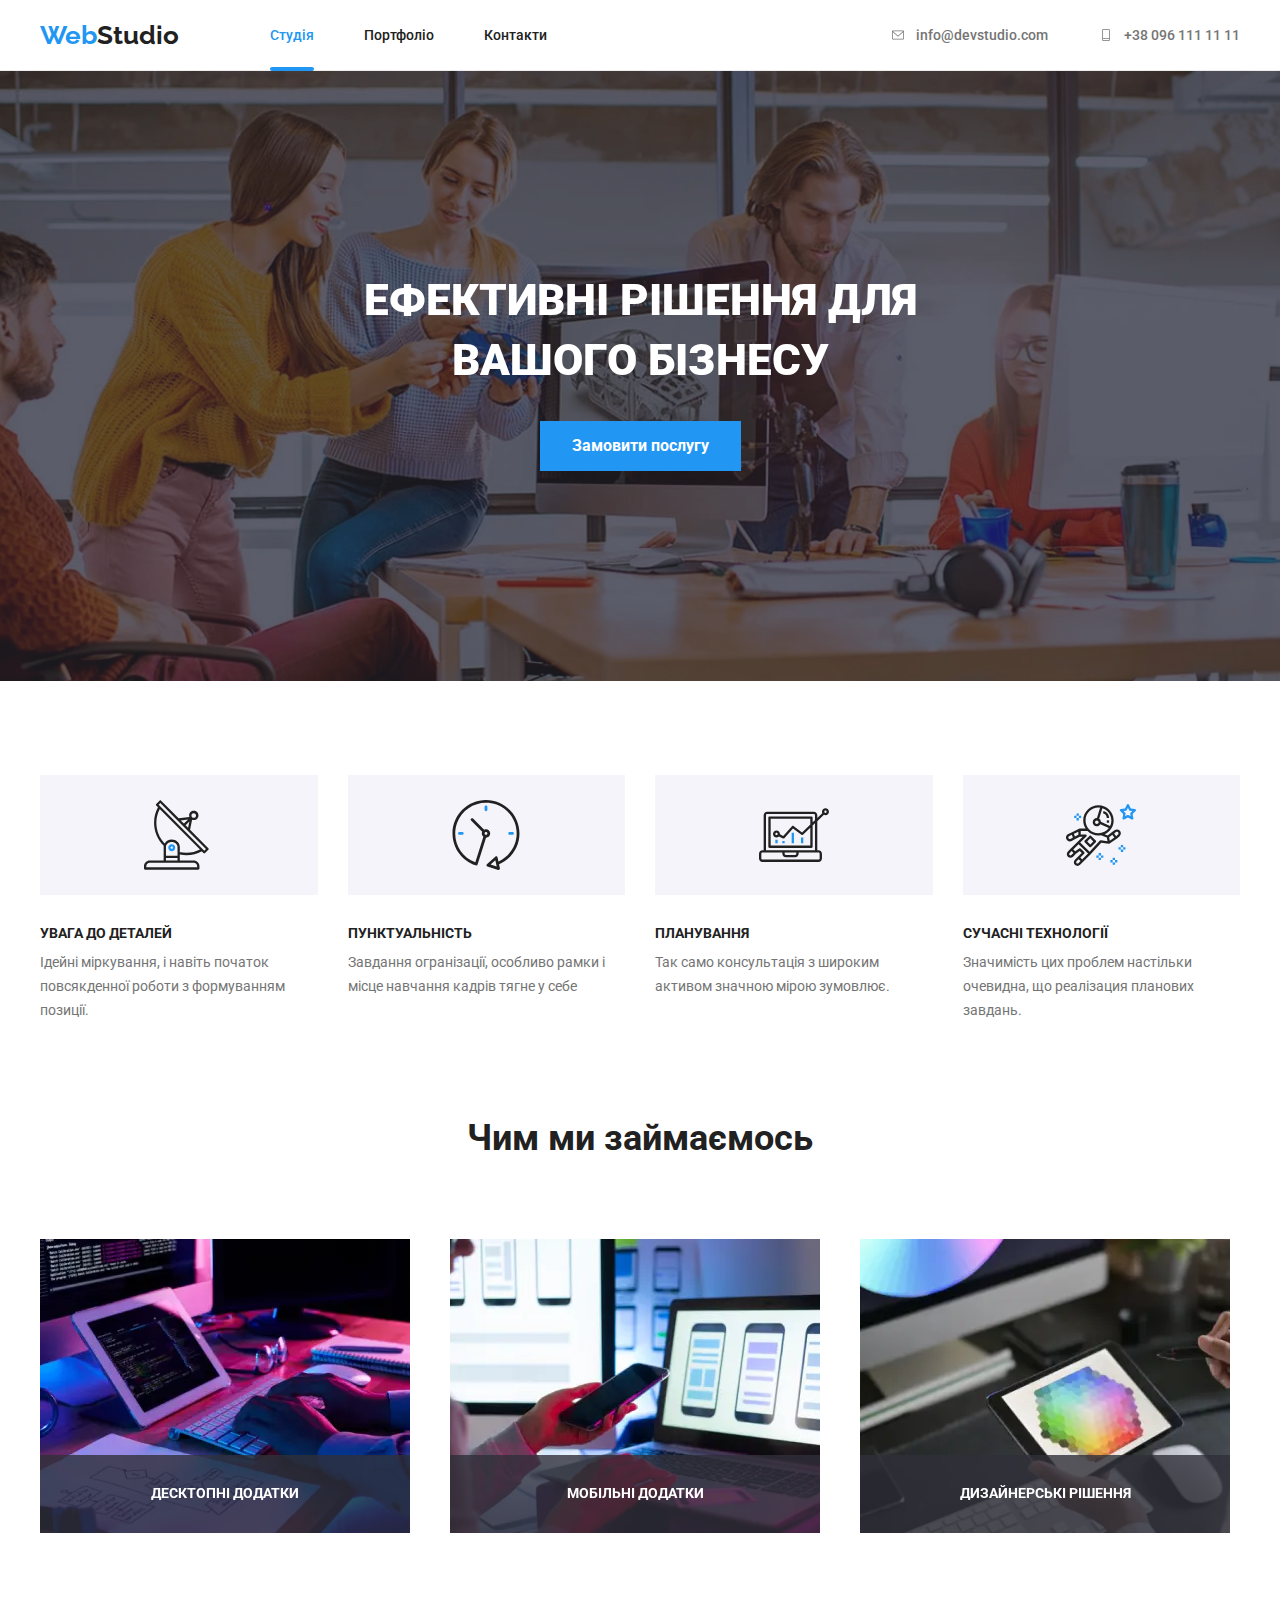
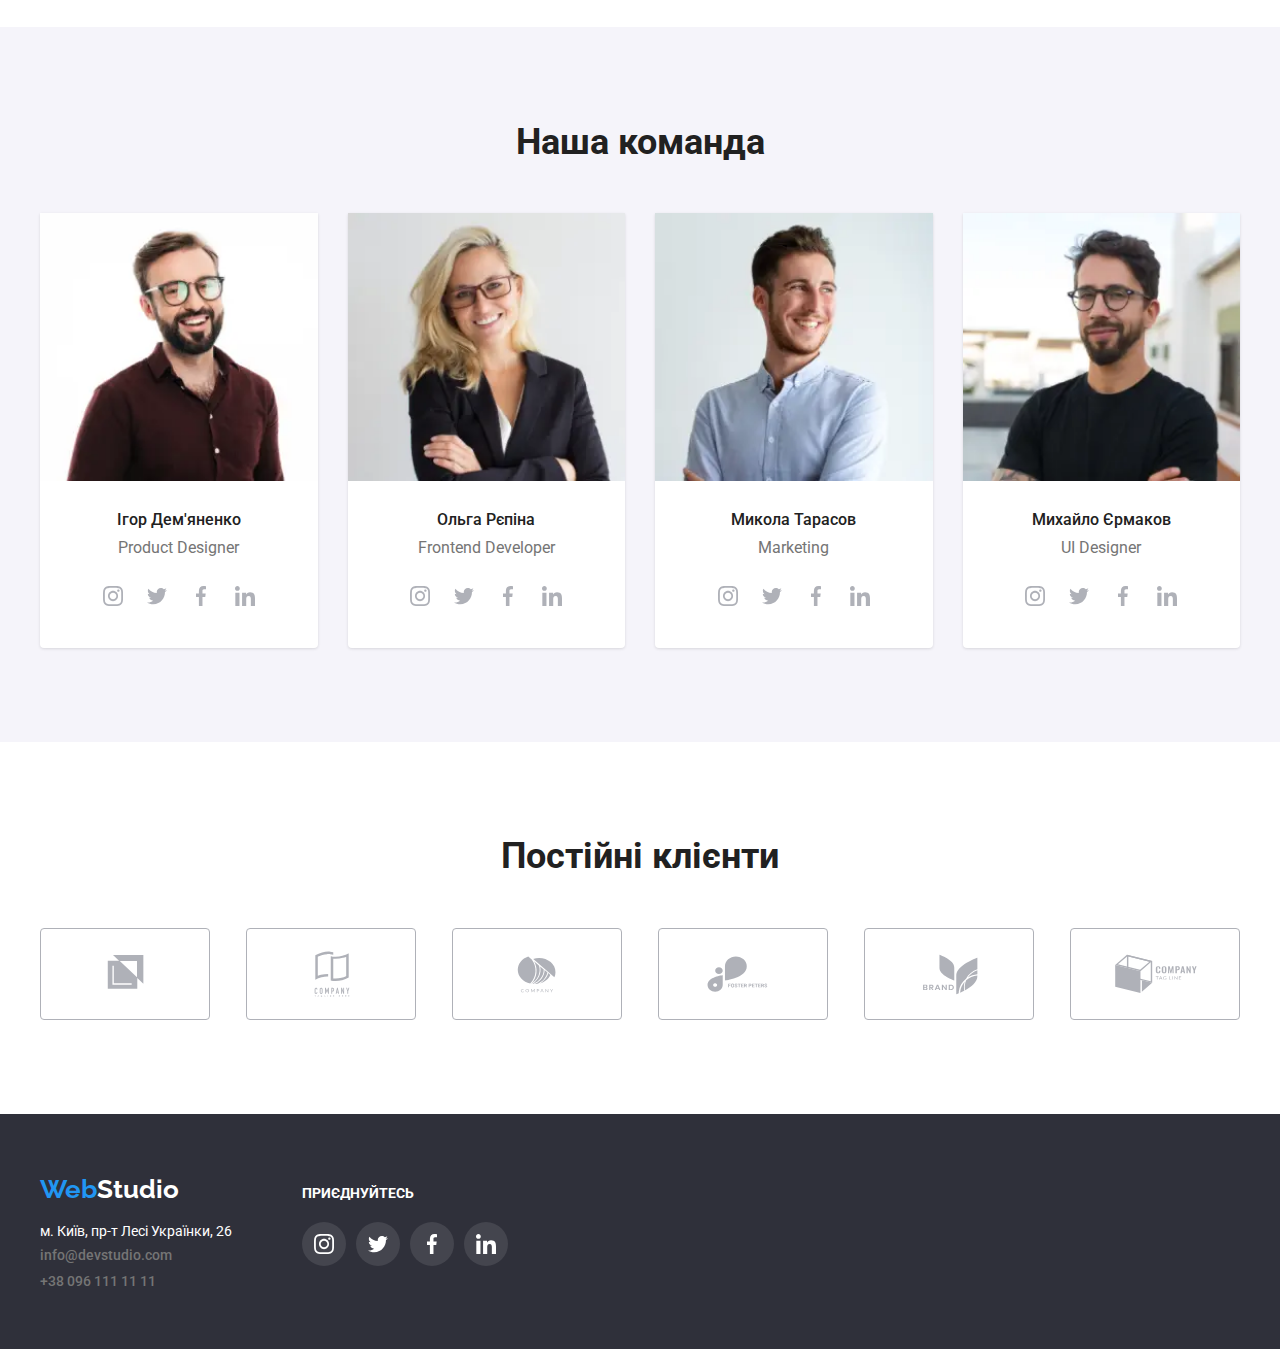
<file: index.html>
<!DOCTYPE html>
<html lang="en">
<head>
    <meta charset="UTF-8">
    <meta http-equiv="X-UA-Compatible" content="IE=edge">
    <meta name="viewport" content="width=device-width, initial-scale=1.0">
    <link href="https://fonts.googleapis.com/css2?family=Raleway:wght@700&family=Roboto:wght@400;500;700;900&display=swap" rel="stylesheet">
    <link href="./css/reset.css" rel="stylesheet">
    <link href="./css/style.css" rel="stylesheet">
    <title>hw5</title>
</head> 
<body>
<div class="wrap">
<!-- Заголовок -->
    <header class="header"> 

        <!-- Навигация -->
        <nav class="nav container nav__container"> 
                
            <!-- Лого -->
            <a href="#" class="logo"> <span class="logo-color">Web</span>Studio</a>

            <!-- меню сайта -->
            <ul class="site-nav list">
                <li class="item action-item-main"><a href="index.html" class="link action-item-link"">Студія</a></li>
                <li class="item"><a href="portfolio.html" class="link">Портфоліо</a></li>
                <li class="item"><a href="#" class="link">Контакти</a></li>
            </ul>

            <!-- Контакты -->
            <ul class="contacts-nav contacts">
                <li class="item">
                    <a href="mailto:info@devstudio.com" class="contacts-us"> 
                        <svg class="contacts-icon">
                            <use href="./images/symbol-defs.svg#icon-mail" width="16" height="12"></use>
                        </svg>
                        info@devstudio.com
                    </a> 
                </li>
                <li class="item">
                    <a href="tel:+380961111111" class="contacts-us">
                        <svg class="contacts-icon" >
                            <use href="./images/symbol-defs.svg#icon-phone" width="16" height="12"></use>
                        </svg>
                        +38 096 111 11 11
                    </a>
                </li>
            </ul>

        </nav> 
    </header>

<!-- Основная инфа --> 
    <main>

        <!-- Главная страница -->
        <div class="main">
            <div class="main-box">
                <div class="main-container container"> 
                    <h1 class="main-title">Ефективні рішення для вашого бізнесу</h1>
                    <button data-modal-open type="button" class="main-button" >Замовити послугу</button>
                </div>
            </div>
        </div>

        <!-- Блок преимуществ -->
        <section class="edge section-edge">
            <div class="edge-container container">
                <ul class="edge-list">

                    <li class="edge-column">
                        <div class="column-icon-box">
                            <svg class="column-icon">
                                <use href="./images/symbol-defs.svg#icon-detail" width="65" height="70" ></use>
                            </svg>
                        </div>
                        <h3 class="column-title">Увага до деталей</h3>
                        <p class="column-text">Ідейні міркування, і навіть початок повсякденної роботи з формуванням позиції.</p>
                    </li>

                    <li class="edge-column">
                        <div class="column-icon-box">
                            <svg class="column-icon">
                                <use href="./images/symbol-defs.svg#icon-clock" width="70" height="70"></use>
                            </svg>
                        </div>
                        <h3 class="column-title">Пунктуальність</h3>
                        <p class="column-text">Завдання огранізації, особливо рамки і місце навчання кадрів тягне у себе</p>
                    </li>

                    <li class="edge-column">
                        <div class="column-icon-box">
                            <svg class="column-icon" >
                                <use href="./images/symbol-defs.svg#icon-diagram" width="70" height="70" ></use>
                            </svg>
                        </div>
                        <h3 class="column-title">Планування</h3>
                        <p class="column-text">Так само консультація з широким активом значною мірою зумовлює.</p>
                    </li>

                    <li class="edge-column">
                        <div class="column-icon-box">
                            <svg class="column-icon"  >
                                <use href="./images/symbol-defs.svg#icon-texnolog" width="70" height="70"></use>
                            </svg>
                        </div>
                        <h3 class="column-title">Сучасні технології</h3>
                        <p class="column-text"> Значимість цих проблем настільки очевидна, що реалізация планових завдань.</p>
                    </li>           
                </ul>
            </div>
        </section>

        <!-- Блок о нашей работе -->
        <section class="about section-about"> 
            <div class="about-container container">
                <div class="about-box">
                    <h2 class="about-title">Чим ми займаємось</h2>
                    <div class="about-column about-image">
                        <img src="./images/edge1.webp"  class="img" alt="Человек печатет на клавиатуре">
                        <p class="about-column-text">Десктопні додатки</p>
                    </div>
                    <div class="about-column about-image2">
                        <img src="./images/edge2.webp"  class="img" alt="Человек настраивает телефон через пк">
                        <p class="about-column-text">Мобільні додатки</p>
                    </div>
                    <div class="about-column about-image3">
                        <img src="./images/edge3.webp"  class="img" alt="Человек использует графический планшет">
                        <p class="about-column-text">Дизайнерські рішення</p>
                    </div>
                </div>
            </div>
        </section>

        <!-- Блок о команде ПЕРЕРАБОТАНЫЙ  -->
        <section class="team section-team">
            <div class="team-container container">

                <h2 class="team-title">Наша команда</h2>

                <ul class="team-list">
                    <li class="team-column">
                        <img src="./images/human1.webp" class="team-image" alt="Фото Ігор Дем'яненко">                            
                        <p class="name">Ігор Дем'яненко</p>                                                        
                        <p class="position">Product Designer</p>
                        <ul class="social">
                            <li> 
                                <a class="social-button" href="#"> 
                                    <svg class="social-button-icon" width="20px" height="20px"> 
                                        <use href="./images/symbol-defs.svg#icon-instagram"> 
                                        </use> 
                                    </svg> 
                                </a> 
                            </li>
                            <li>
                                <a class="social-button" href="#"> 
                                    <svg class="social-button-icon" width="20px" height="20px"> 
                                        <use href="./images/symbol-defs.svg#icon-x"> 
                                        </use> 
                                    </svg> 
                                </a> 
                            </li>
                            <li>
                                <a class="social-button" href="#"> 
                                    <svg class="social-button-icon" width="20px" height="20px"> 
                                        <use href="./images/symbol-defs.svg#icon-facebook"> 
                                        </use> 
                                    </svg> 
                                </a> 
                            </li>
                            <li>
                                <a class="social-button" href="#"> 
                                    <svg class="social-button-icon" width="20px" height="20px">
                                        <use href="./images/symbol-defs.svg#icon-linkedin"> 
                                        </use> 
                                    </svg> 
                                </a> 
                            </li>
                        </ul>                            
                    </li>

                    <li class="team-column">
                        <img src="./images/human2.webp" class="team-image"  alt="Фото Ольга Рєпіна">                            
                        <p class="name">Ольга Рєпіна</p>                                                        
                        <p class="position">Frontend Developer</p>  
                        <ul class="social">
                            <li> 
                                <a class="social-button" href="#"> 
                                    <svg class="social-button-icon" width="20px" height="20px"> 
                                        <use href="./images/symbol-defs.svg#icon-instagram"> 
                                        </use> 
                                    </svg> 
                                </a> 
                            </li>
                            <li>
                                <a class="social-button" href="#"> 
                                    <svg class="social-button-icon" width="20px" height="20px"> 
                                        <use href="./images/symbol-defs.svg#icon-x"> 
                                        </use> 
                                    </svg> 
                                </a> 
                            </li>
                            <li>
                                <a class="social-button" href="#"> 
                                    <svg class="social-button-icon" width="20px" height="20px"> 
                                        <use href="./images/symbol-defs.svg#icon-facebook"> 
                                        </use> 
                                    </svg> 
                                </a> 
                            </li>
                            <li>
                                <a class="social-button" href="#"> 
                                    <svg class="social-button-icon" width="20px" height="20px">
                                        <use href="./images/symbol-defs.svg#icon-linkedin"> 
                                        </use> 
                                    </svg> 
                                </a> 
                            </li>
                        </ul>                           
                    </li>

                    <li class="team-column">
                        <img src="./images/human3.webp" class="team-image"alt="Фото Микола Тарасов">                            
                        <p class="name">Микола Тарасов</p>                                                        
                        <p class="position">Marketing</p>  
                        <ul class="social">
                            <li> 
                                <a class="social-button" href="#"> 
                                    <svg class="social-button-icon" width="20px" height="20px"> 
                                        <use href="./images/symbol-defs.svg#icon-instagram"> 
                                        </use> 
                                    </svg> 
                                </a> 
                            </li>
                            <li>
                                <a class="social-button" href="#"> 
                                    <svg class="social-button-icon" width="20px" height="20px"> 
                                        <use href="./images/symbol-defs.svg#icon-x"> 
                                        </use> 
                                    </svg> 
                                </a> 
                            </li>
                            <li>
                                <a class="social-button" href="#"> 
                                    <svg class="social-button-icon" width="20px" height="20px"> 
                                        <use href="./images/symbol-defs.svg#icon-facebook"> 
                                        </use> 
                                    </svg> 
                                </a> 
                            </li>
                            <li>
                                <a class="social-button" href="#"> 
                                    <svg class="social-button-icon" width="20px" height="20px">
                                        <use href="./images/symbol-defs.svg#icon-linkedin"> 
                                        </use> 
                                    </svg> 
                                </a> 
                            </li>
                        </ul>                           
                    </li>

                    <li class="team-column">
                        <img src="./images/human4.webp" class="team-image" alt="Фото Михайло Єрмаков">                            
                        <p class="name">Михайло Єрмаков</p>                                                        
                        <p class="position">UI Designer</p> 
                        <ul class="social">
                            <li> 
                                <a class="social-button" href="#"> 
                                    <svg class="social-button-icon" width="20px" height="20px"> 
                                        <use href="./images/symbol-defs.svg#icon-instagram"> 
                                        </use> 
                                    </svg> 
                                </a> 
                            </li>
                            <li>
                                <a class="social-button" href="#"> 
                                    <svg class="social-button-icon" width="20px" height="20px"> 
                                        <use href="./images/symbol-defs.svg#icon-x"> 
                                        </use> 
                                    </svg> 
                                </a> 
                            </li>
                            <li>
                                <a class="social-button" href="#"> 
                                    <svg class="social-button-icon" width="20px" height="20px"> 
                                        <use href="./images/symbol-defs.svg#icon-facebook"> 
                                        </use> 
                                    </svg> 
                                </a> 
                            </li>
                            <li>
                                <a class="social-button" href="#"> 
                                    <svg class="social-button-icon" width="20px" height="20px">
                                        <use href="./images/symbol-defs.svg#icon-linkedin"> 
                                        </use> 
                                    </svg> 
                                </a> 
                            </li>
                        </ul>                            
                    </li>
                </ul>
            </div>
        </section>
        
        <!-- Клиенты -->
        <div class="client section-client">
            <div class="client-container container">
                <h2 class="client-title">Постійні клієнти</h2>
                <ul class="client-list">
                    <li>
                        <a class="client-link" href="#"> 
                            <div class="client-link-box">                           
                                <svg class="client-link-icon" width="170" height="92"> 
                                    <use href="./images/symbol-defs.svg#icon-client1"> </use> 
                                </svg> 
                            </div>
                        </a> 
                    </li>
                    <li>
                        <a class="client-link" href="#"> 
                            <div class="client-link-box">                           
                                <svg class="client-link-icon" width="170" height="92"> 
                                    <use href="./images/symbol-defs.svg#icon-client2"> </use> 
                                </svg> 
                            </div>
                        </a> 
                    </li>
                    <li>
                        <a class="client-link" href="#"> 
                            <div class="client-link-box">                           
                                <svg class="client-link-icon" width="170" height="92"> 
                                    <use href="./images/symbol-defs.svg#icon-client3"> </use> 
                                </svg> 
                            </div>
                        </a> 
                    </li>
                    <li>
                        <a class="client-link" href="#"> 
                            <div class="client-link-box">                           
                                <svg class="client-link-icon" width="170" height="92"> 
                                    <use href="./images/symbol-defs.svg#icon-client4"> </use> 
                                </svg> 
                            </div>
                        </a> 
                    </li>
                    <li>
                        <a class="client-link" href="#"> 
                            <div class="client-link-box">                           
                                <svg class="client-link-icon" width="170" height="92"> 
                                    <use href="./images/symbol-defs.svg#icon-client5"> </use> 
                                </svg> 
                            </div>
                        </a> 
                    </li>
                    <li>
                        <a class="client-link" href="#"> 
                            <div class="client-link-box">                           
                                <svg class="client-link-icon" width="170" height="92"> 
                                    <use href="./images/symbol-defs.svg#icon-client6"> </use> 
                                </svg> 
                            </div>
                        </a> 
                    </li>
                </ul>
            </div>
        </div>

    </main>

<!-- Контактная информация -->
    <footer class="footer">

        <div class="container footer-block">

            <address class="footer-container ">
                <div class="footer-box">
                    <!-- Лого -->
                    <a href="#" class="footer-logo logo"><span class="logo-color">Web</span>Studio</a>
                    <!-- Адрес -->
                    <!-- Контакты -->
                    <ul class="contacts-footer contacts">
                        <li class="item"><p>м. Київ, пр-т Лесі Українки, 26</p></li>
                        <li class="item"><a href="mailto:info@devstudio.com">info@devstudio.com</a> </li>
                        <li class="item"><a href="tel:+380961111111">+38 096 111 11 11</a></li>
                    </ul>
                </div>
            </address>

            <div class="footer-social-block">
                <h3 class="footer-social-title">приєднуйтесь</h3>
                <ul class="footer-social">
                    <li> 
                        <a class="footer-social-button" href="#"> 
                            <svg class="footer-social-button-icon" width="20px" height="20px"> 
                                <use href="./images/symbol-defs.svg#icon-instagram"> 
                                </use> 
                            </svg> 
                        </a> 
                    </li>
                    <li>
                        <a class="footer-social-button" href="#"> 
                            <svg class="footer-social-button-icon" width="20px" height="20px"> 
                                <use href="./images/symbol-defs.svg#icon-x"> 
                                </use> 
                            </svg> 
                        </a> 
                    </li>
                    <li>
                        <a class="footer-social-button" href="#"> 
                            <svg class="footer-social-button-icon" width="20px" height="20px"> 
                                <use href="./images/symbol-defs.svg#icon-facebook"> 
                                </use> 
                            </svg> 
                        </a> 
                    </li>
                    <li>
                        <a class="footer-social-button" href="#"> 
                            <svg class="footer-social-button-icon" width="20px" height="20px">
                                <use href="./images/symbol-defs.svg#icon-linkedin"> 
                                </use> 
                            </svg> 
                        </a> 
                    </li>
                </ul> 
            </div>

        </div>

    </footer>

</div>

<!-- Модальное окно -->
<div class="backdrop is-hidden" data-modal>
    <div class="modal">
        <button class="close-button" data-modal-close>            
                <svg class="close" width="30px" height="30px">
                    <use href="./images/symbol-defs.svg#icon-close"></use>
                </svg>
        </button>
    </div>
</div>

<script src="./js/modal.js"></script>

</body>

</html>
</file>
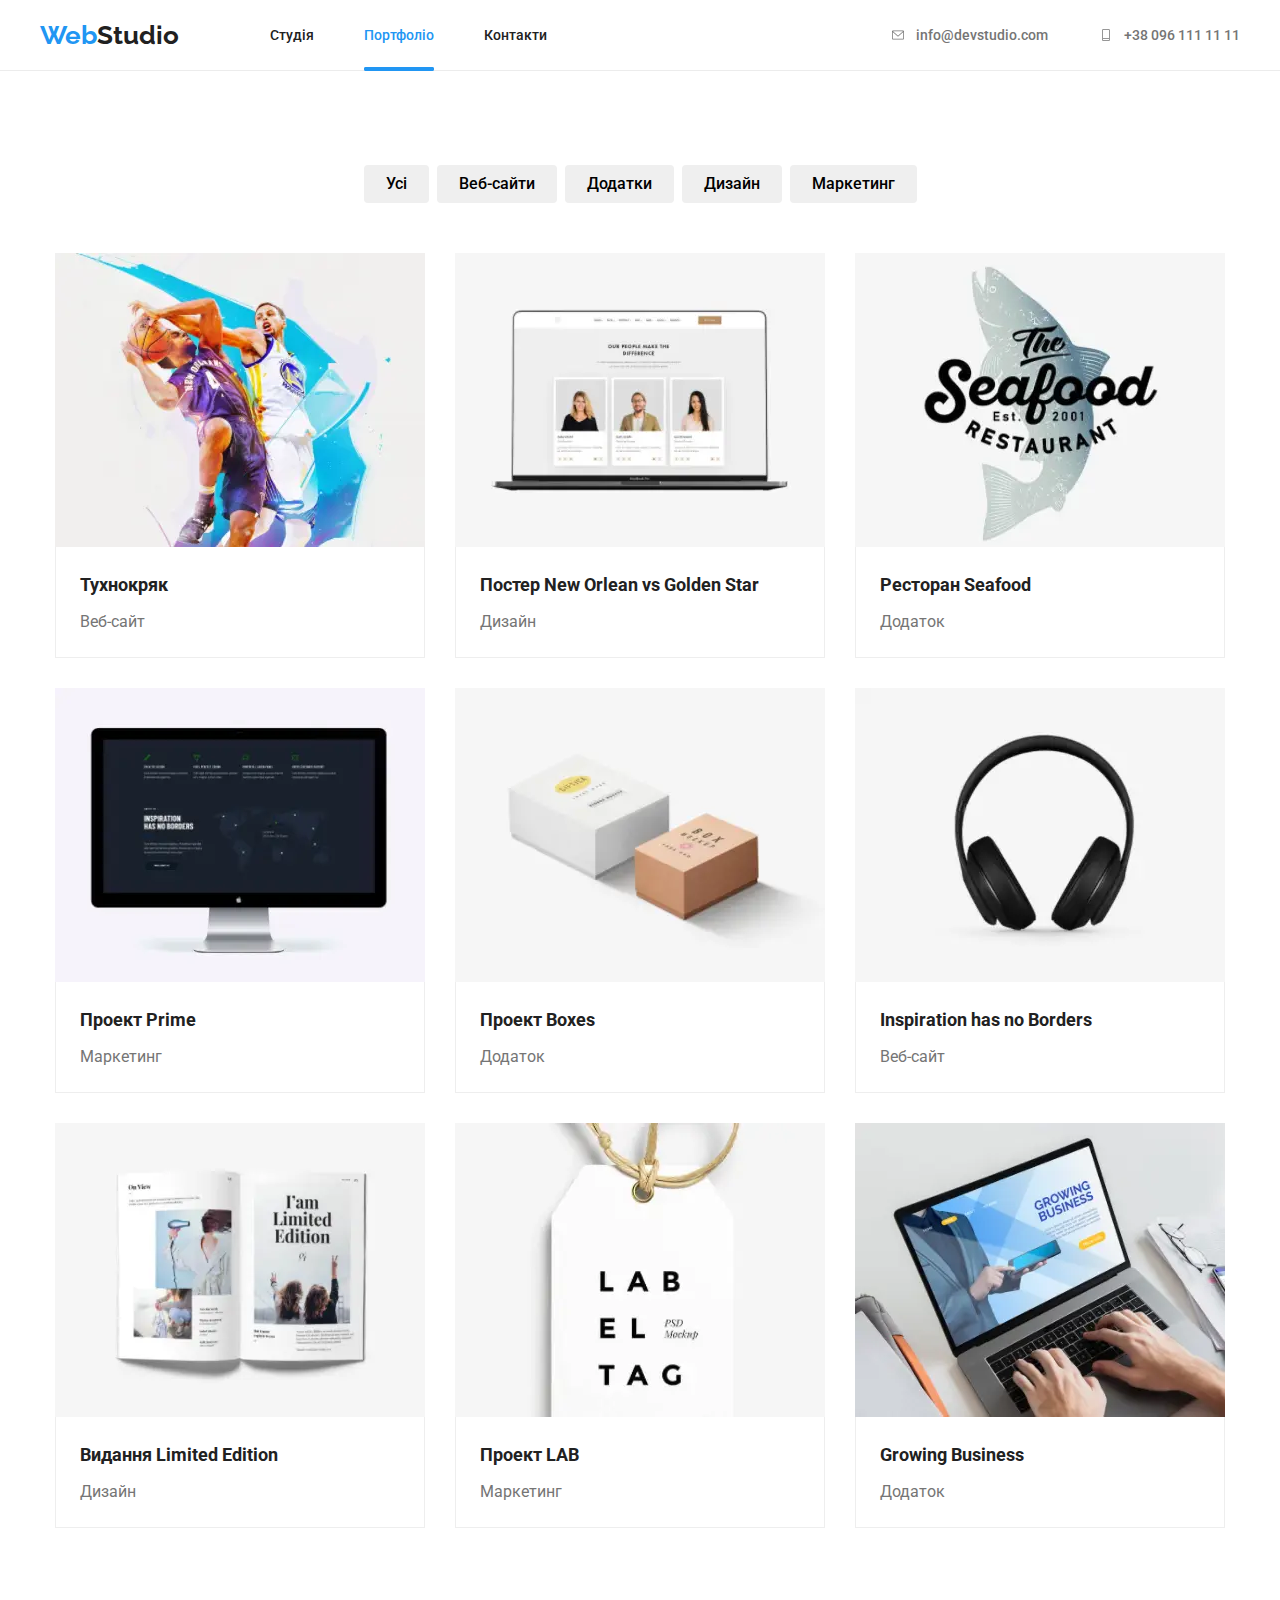
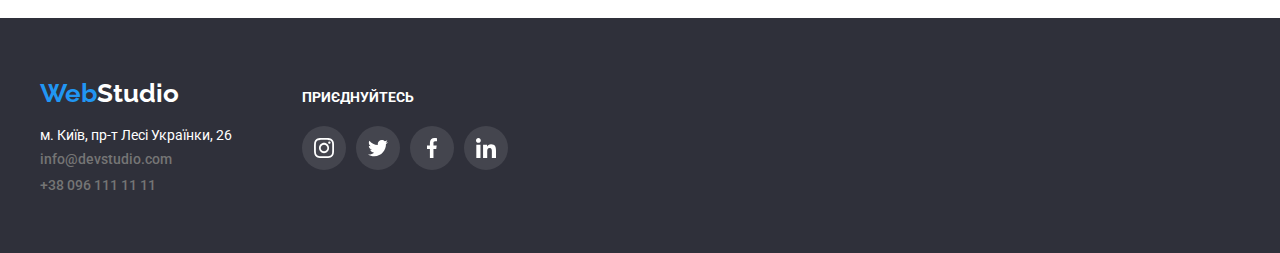
<file: portfolio.html>
<!DOCTYPE html>
<html lang="en">
<head>
    <meta charset="UTF-8">
    <meta http-equiv="X-UA-Compatible" content="IE=edge">
    <meta name="viewport" content="width=device-width, initial-scale=1.0">
    <link href="https://fonts.googleapis.com/css2?family=Raleway:wght@700&family=Roboto:wght@400;500;700;900&display=swap" rel="stylesheet">
    <link href="./css/reset.css" rel="stylesheet">
    <link href="./css/style.css" rel="stylesheet">
    <title>hw4-portfolio</title>
</head>
<body>

<div class="wrap">

<!-- Заголовок -->
<!-- Заголовок -->
<header class="header"> 

    <!-- Навигация -->
    <nav class="nav container nav__container"> 
            
        <!-- Лого -->
        <a href="#" class="logo"> <span class="logo-color">Web</span>Studio</a>

        <!-- меню сайта -->
        <ul class="site-nav list">
            <li class="item"><a href="index.html" class="link">Студія</a></li>
            <li class="item action-item-portfolio"><a href="portfolio.html" class="link action-item-portfolio">Портфоліо</a></li>
            <li class="item"><a href="#" class="link">Контакти</a></li>
        </ul>

        <!-- Контакты -->
        <ul class="contacts-nav contacts">
            <li class="item">
                <a href="mailto:info@devstudio.com" class="contacts-us"> 
                    <svg class="contacts-icon">
                        <use href="./images/symbol-defs.svg#icon-mail" width="16" height="12"></use>
                    </svg>
                    info@devstudio.com
                </a> 
            </li>
            <li class="item">
                <a href="tel:+380961111111" class="contacts-us">
                    <svg class="contacts-icon" >
                        <use href="./images/symbol-defs.svg#icon-phone" width="16" height="12"></use>
                    </svg>
                    +38 096 111 11 11
                </a>
            </li>
        </ul>

    </nav> 
</header>


<main>
    <div class="main-portfolio">
        <div class="main-portfolio-container container">

            <!-- фильтр -->
            <div class="filter-button">
                <ul class="filter-button-item">
                    <li class="button-item"><button type="button">Усі</button></li>
                    <li class="button-item"><button type="button">Веб-сайти</button></li>
                    <li class="button-item"><button type="button">Додатки</button></li>
                    <li class="button-item"><button type="button">Дизайн</button></li>
                    <li class="button-item"><button type="button">Маркетинг</button></li>
                </ul>
            </div>

            <!-- Категории -->
            <div class="category">                
            <ul class="category-list">

                <li class="category-column">
                    <div class="category-animation">
                        <div class="animation-item">
                            <img src="./images/texno.webp" alt="" >
                        </div>
                    </div>
                    <div class="category-sign-text">                        
                        <h3 class="sign-title">Тухнокряк</h3>                                                
                        <p class="sign-text">Веб-сайт</p>                        
                    </div>
                </li>

                <li class="category-column">
                    <img src="./images/neworlean.webp" alt="" >
                    <div class="category-sign-text">
                        <h3 class="sign-title">Постер New Orlean vs Golden Star</h3>                                                
                        <p class="sign-text">Дизайн</p>                                                
                    </div>
                </li>

                <li class="category-column">
                    <img src="./images/seafood.webp" alt="" >
                    <div class="category-sign-text">
                        <h3 class="sign-title">Ресторан Seafood</h3>                                                
                        <p class="sign-text">Додаток</p>                                               
                    </div>
                </li>

                <li class="category-column">
                    <img src="./images/prime.webp" alt="" >
                    <div class="category-sign-text">
                        <h3 class="sign-title">Проект Prime</h3>                                                
                        <p class="sign-text">Маркетинг</p>                                                
                    </div>
                </li>

                <li class="category-column">
                    <img src="./images/boxes.webp" alt="" >
                    <div class="category-sign-text">
                        <h3 class="sign-title">Проект Boxes</h3>                                                
                        <p class="sign-text">Додаток</p>                                                
                    </div>
                </li>

                <li class="category-column">
                    <img src="./images/inspiration.webp" alt="" >
                    <div class="category-sign-text">
                        <h3 class="sign-title">Inspiration has no Borders</h3>                                                
                        <p class="sign-text">Веб-сайт</p>                                                
                    </div>
                </li>

                <li class="category-column">
                    <img src="./images/limited.webp" alt="" >
                    <div class="category-sign-text">
                        <h3 class="sign-title">Видання Limited Edition</h3>                                               
                        <p class="sign-text">Дизайн</p>                                                
                    </div>
                </li>

                <li class="category-column">
                    <img src="./images/lab.webp" webp="" >
                    <div class="category-sign-text">
                        <h3 class="sign-title">Проект LAB</h3>                       
                        <p class="sign-text">Маркетинг</p>                        
                    </div>
                </li>

                <li class="category-column">
                    <img src="./images/growing.webp" alt="" >
                    <div class="category-sign-text">
                        <h3 class="sign-title">Growing Business</h3>                        
                        <p class="sign-text">Додаток</p>                      
                    </div>
                </li>

            </ul>
            </div>

        </div>
    </div>
</main>

<!-- Контактная информация -->
<footer class="footer">

    <div class="container footer-block">

        <address class="footer-container ">
            <div class="footer-box">
                <!-- Лого -->
                <a href="#" class="footer-logo logo"><span class="logo-color">Web</span>Studio</a>
                <!-- Адрес -->
                <!-- Контакты -->
                <ul class="contacts-footer contacts">
                    <li class="item"><p>м. Київ, пр-т Лесі Українки, 26</p></li>
                    <li class="item"><a href="mailto:info@devstudio.com">info@devstudio.com</a> </li>
                    <li class="item"><a href="tel:+380961111111">+38 096 111 11 11</a></li>
                </ul>
            </div>
        </address>

        <div class="footer-social-block">
            <h3 class="footer-social-title">приєднуйтесь</h3>
            <ul class="footer-social">
                <li> 
                    <a class="footer-social-button" href="#"> 
                        <svg class="footer-social-button-icon" width="20px" height="20px"> 
                            <use href="./images/symbol-defs.svg#icon-instagram"> 
                            </use> 
                        </svg> 
                    </a> 
                </li>
                <li>
                    <a class="footer-social-button" href="#"> 
                        <svg class="footer-social-button-icon" width="20px" height="20px"> 
                            <use href="./images/symbol-defs.svg#icon-x"> 
                            </use> 
                        </svg> 
                    </a> 
                </li>
                <li>
                    <a class="footer-social-button" href="#"> 
                        <svg class="footer-social-button-icon" width="20px" height="20px"> 
                            <use href="./images/symbol-defs.svg#icon-facebook"> 
                            </use> 
                        </svg> 
                    </a> 
                </li>
                <li>
                    <a class="footer-social-button" href="#"> 
                        <svg class="footer-social-button-icon" width="20px" height="20px">
                            <use href="./images/symbol-defs.svg#icon-linkedin"> 
                            </use> 
                        </svg> 
                    </a> 
                </li>
            </ul> 
        </div>

    </div>

</footer>

</div>

</body>

</html>
</file>
<file: css/style.css>
/* Переменные */
:root{
--title-color:#212121;
--text-color:#757575;
--brand-color:#2196F3;
--main-title-color:#FFFFFF;
}
 
/* --------------------Основные настройки--------------------------------------------------*/
body{
  font-family: Roboto, sans-serif;
  color: var(--title-color);
  font-size: 14px;
} 
.container{
  max-width: 1200px;
  box-sizing:content-box;
  margin: 0px auto
}

/* ------------------------------------header------------------------------------------------------- */
.header{
  border-bottom: 0.5px solid #ECECEC;
}
.nav__container{
  display: flex;
  align-items: center;
}

    /* logo */
.nav .logo{
  margin: 0px 91px 0px 0px;
  padding: 20px 0px;
}

    /* меню сайта  */
.site-nav{
  display: flex;
  gap: 50px;
}
.site-nav .link{
  display: block;
}

    /* Контакты */
.contacts-nav{
  display: flex;
  margin-left: auto;
  gap: 50px;
}
.mail{
  display: block;
  width: 16px; 
  height: 12px;
}

.contacts-icon{
  width: 16px;
  height: 12px;
}
.contacts-us{
  display: flex;
  align-items: center;
  fill: var(--text-color);
  gap: 10px;
}
.contacts-us:hover{
  fill: var(--brand-color);
}

/* ----------------------------main----------------------------------------------------------- */
.main{
  padding:200px 0px 210px 0px;
  background-image: url(../images/bg.webp); max-width: 1600px;
  background-repeat: no-repeat;
  background-size: cover;
  background-position: center center;
}
.main::before {
  content: '';
  position: absolute;
  top: 71.2px;
  left: 0;
  width: 100%;
  height: 610px;
  background-color: rgba(47, 48, 58, 0.5);
}


    /* полупрозрачный фон ИСПРАВИТЬ
.main::before {
  content: '';
  position: absolute;
  top: 71.2px;
  left: 0;
  width: 100%;
  height: 610px;
  background-color: rgba(47, 48, 58, 0.5);
} */
.main-container{
  display: flex;
  flex-direction: column;
  justify-content: center;
  align-items:center;
}
    /* Заголовок */
.main-title{
  max-width: 696px;
  text-transform: uppercase;
  display:block;
  text-align: center;
  z-index: 1;
}
    /* Кнопка */
.main-button {
  display:block;
  padding: 10px 32px;
  margin-top: 30px;
  z-index: 1;
}

/* --------------------------------Блок преимуществ--------------------------------------------- */
.section-edge{
  padding: 94px 0px;
}
.edge-list{
  display: flex;
  align-items:flex-start;
  gap:30px;
}
.edge-column{
  flex: 0 1 25%;
}
    /* Заголовки */
.column-title{
  display: block;
  text-transform: uppercase;
}
    /* Текст */
.edge-column .column-text{
  display: block;
  margin-top: 10px;
}

/* Иконки */
.column-icon-box{
  display: flex;
  align-items: center;
  justify-content: center;
  background-color:#F5F4FA;
  margin-bottom: 30px;
  height: 120px;
}
.column-icon{
  
  height: 70px;
  width: 70px;
}



/* --------------------------------Блок преимуществ--------------------------------------------- */
.section-about{
  padding: 0px 0px 94px 0px;
}
.about-box{
  display: grid;

  grid-template: [start] "title title title" 1fr [row2]
  [row2] "image image2 image3" [row-end]/  1fr 1fr 1fr;

  gap: 30px;
}
.about-title{
  margin: 0px 0px 50px 0px;
  text-align: center;
  grid-area: title;
}

    /* Картинки */
.about-image{
  grid-area: image;
}
.about-image2{
  grid-area: image2;
}
.about-image3{
  grid-area: image3;
}
.about-column .img{
  object-fit: cover;
}


/* -------------------------------------------------Блок о команде--------------------------------------------------- */
.team{
  background-color:rgb(245, 244, 250);
}
.section-team{
  padding: 94px 0px;
}
.team-list{
  display: grid;

  grid-template: 1fr/ repeat(4, 1fr); ;
  gap: 30px;

  margin-top: 50px;
}
.team-column{
  display: flex;
  flex-direction: column;
  flex: 0 1 25%;

  border-radius: 0px 0px 4px 4px;
  background-color: rgb(255, 255, 255);
  box-shadow: 0px 2px 1px  rgba(0, 0, 0, 0.2);
  box-shadow: 0px 1px 1px  rgba(0, 0, 0, 0.14);
  box-shadow: 0px 1px 3px  rgba(0, 0, 0, 0.12);
}
.team-title{
  grid-area: title;
  text-align: center;
}
.name{
  text-align: center;
  padding-bottom: 10px;
}
.position{
  text-align: center;

}
.team-image{
  margin-bottom: 30px;
  object-fit: cover;
}

    /* Социальные */
.social{
  display: flex;
  justify-content: center;
  margin: 16px 0px 30px 0px;
}
.social li a{
  display: flex;
  align-items: center;
  justify-content:center ;
}
.social li{
gap: 10px;
}
.social-button{
  width: 44px;
  height: 44px;
  border-radius: 50%;
  background-color:#FFFFFF;
  fill: #AFB1B8;
}
.social-button:hover{
  background-color:var(--brand-color);
  fill: var(--main-title-color);
}


/* -------------------------------------------------client--------------------------------------------------- */
.section-client{
  padding: 94px 0px;
}
.client-title{
  font-weight: 700;
  font-size: 36px;
  line-height: 1.16;
  text-align: center;
}
.client-list{
  display: flex;
  justify-content: space-between;
  margin-top: 50px;
}
.client-link{
  fill:#AFB1B8;
}
.client-link:hover{
  fill:var(--brand-color);
}
.client-link-box{
  width: 170px;
  height: 92px;
  border: 1px solid #AFB1B8;
  border-radius:4px;
}
/* -------------------------------------------------footer--------------------------------------------------- */
.footer{
  background-color:#2F303A;
}
.footer-box{
  padding: 60px 0px;
}

    /* Адресс Текст */
.footer-logo{
  display: block;
  color:var(--main-title-color);
  margin-bottom: 20px;
}
.contacts-footer{
  display: flex;
  flex-direction: column;
}
.contacts-footer .item, .footer-box a{
  display: block;
  font-style: normal;
}
.contacts-footer .item:not(:last-child){
margin-bottom: 9px;
}

.footer-block{
  display: flex;
  align-items:center;
  justify-content: flex-start;
  align-items:flex-start;
}
/* Социальные */
.footer-social-block{
  display: flex;
  flex-direction: column;
  justify-content: flex-start;
  align-items:stretch;

  margin-left: 70px;
  padding-top: 72px;
}
.footer-social-title{
  font-weight: 700;
  line-height: 1.14;
  text-transform: uppercase;
  color:var(--main-title-color);
}
.footer-social{
  display: flex;
  justify-content: center;
  margin-top: 20px;
  gap: 10px;
}
.footer-social li a{
  display: flex;
  align-items: center;
  justify-content:center ;
}
.footer-social-button{
  width: 44px;
  height: 44px;
  border-radius: 50%;
  background-color:rgb(255, 255, 255, 0.1);
  fill: #FFFFFF;
}
.footer-social-button:hover{
  background-color:var(--brand-color);
  fill: var(--main-title-color);
}
/* -------------------------------------------------Портфолио--------------------------------------------------- */
.main-portfolio-container{
  padding: 0px 0px 90px 0px;
}
    /* Кнопки */
.filter-button{
  margin: 94px 0px 50px 0px;
}
.filter-button-item{
  display: flex;
  justify-content: center;
  gap: 8px;
}
.button-item button{
  display: block;
  padding: 6px 22px;
  border-radius: 4px;
}
.button-item:active{
  background-color: var(--brand-color);
  color:var(--main-title-color);
}
.button-item:hover{
  box-shadow: 0px 2px 2px  rgba(0, 0, 0, 0.12);
  box-shadow: 0px 1px 2px  rgba(0, 0, 0, 0.08);
  box-shadow: 0px 3px 1px  rgba(0, 0, 0, 0.1);
}
    /* пункты порфолио */
.category-list{
  display: grid;

  grid-template: repeat(3,1fr)/repeat(3,1fr);
  gap: 30px;
  padding: 0px 15px;
}

.category-sign-text{

  border-right: 1px solid rgb(238, 238, 238);
  border-bottom: 1px solid rgb(238, 238, 238);
  border-left: 1px solid rgb(238, 238, 238);
  padding: 20px 24px;
}
.sign-title{
  margin-bottom: 4px;
}


.category-column:hover{
  box-shadow: 1px 4px 6px  rgba(0, 0, 0, 0.16);
  box-shadow: 0px 4px 4px  rgba(0, 0, 0, 0.06);
  box-shadow: 0px 1px 1px  rgba(0, 0, 0, 0.12);
}


/* -------------------------------------------------footer portfolio--------------------------------------------------- */
.footer-portfolio{
  margin-top: 94px;
}


/* Лого */
.logo{
  font-family: Raleway, sans-serif;
  font-size: 26px;
  font-weight: 700;
  line-height: 1.17;
}
.logo-color{
  color: var(--brand-color);
}

/* Настройка шрифта индивидуально */


header>.contacts{
  font-weight: 500px;
  line-height:1.17 ;
} 
.main h1{
  font-size: 44px;
  font-weight: 900 ;
  line-height: 1.36;
}
.main button{
  font-size: 16px;
  font-weight: 700;
  line-height: 1.87;
}
section h3{
  font-weight: 700;
  line-height: 1.17;
}
section p, footer>.contacts a{
  line-height:1.71 ;
}
section h2{
  font-size: 36px;
  font-weight: 700;
  line-height: 1.17;
}
.name{
  color:var(--title-color);
  font-size: 16px;
  font-weight: 500;
  line-height: 1.17;
}
.team p{
  font-size: 16px;
  line-height: 1.17;
}
.list a{
  font-weight: 500;
  line-height:1.17;
}
.contacts a{
  font-weight: 500;
  line-height:1.17
}

/* Настройка шрифта portfolio.html */
.category-sign-text h3{
  font-size: 18px;
  font-weight: 700;
  line-height: 2;
}
.category-sign-text p{
  font-size: 16px;
  line-height: 1.87;
}

/* Кнопки и ссылки */
.button-item button{
  font-size: 16px;
  font-weight: 500;
  line-height: 1.62;
}
.item a:hover, .item a:focus,.item a:hover, .item a:focus {
  color: var(--brand-color);
}
.filter-button button:hover, .filter-button button:focus, .main button{
  background-color: var(--brand-color);
  color:var(--main-title-color);
  
}

/* Цвет текста */
.contacts a, section p, .name-category p, .sign-text{
  color:var(--text-color);
}
.contacts p, .main h1{ 
  color:var(--main-title-color);
}


/* -----------------------------УРОК 5-------------------------------------------------------------------- */

/*------------------------------------------ Подсветка заголовка страниц------------------------------------------*/
.action-item-main{
  position: relative;
}
.action-item-link::after{
  content: "";

  left: 0;
  bottom: -28px;
  display: block;
  border-bottom: 4px solid var(--brand-color);
  border-radius: 2px;
  width: 100%;
  position: absolute;

}
.action-item-link{
  color: var(--brand-color);
}
/* Подсветка заголовка portfolio */
.action-item-portfolio::after{
  content: "";
  display: block;
  border-bottom: 4px solid var(--brand-color);
  border-radius: 2px;
  width: 100%;
  position: absolute;
  bottom:-28px;
}
.action-item-portfolio{
  position: relative;
}
.action-item-portfolio{
  color: var(--brand-color);
}
/* ----------------------------------------------Кнопка main-------------------------------------*/
.backdrop{
  position: fixed;
  top: 0;
  left: 0;
  width: 100%;
  height: 100%;
  background-color: rgba(0, 0, 0, 0.2)
}
.backdrop.is-hidden {
  opacity: 0;
  pointer-events: none;
}
.modal{
  position: absolute;
  top: 50%;
  left: 50%;
  transform: translate(-50%, -50%);

  min-height: 528px;
  min-width: 581px;
  padding: 15px;

  background-color: var(--main-title-color);
}
.close-button{
  position: absolute;
  right: 8px;
  top: 8px;
}

/* ----------------------------------------------edge секции подписи -------------------------------------*/
.about-column{
  position: relative;
}
.img{
  object-fit: cover;
}
.about-column-text{
  font-weight: 700;
  text-transform: uppercase;
  text-align: center;
  color: var(--main-title-color);
  padding-top: 27px;
  padding-bottom: 27px;

  background-color: rgba(47, 48, 58, 0.8); ;

  width: 370px;
  position: absolute;
  text-align: center;
  bottom:0;
  z-index: 2;
}
/* ----------------------------------------------Карточки портфолио -------------------------------------*/
.category-animation{
  position: relative;
}
.animation-item{
  display: block;
  overflow: hidden;
}
.category-animation{
  overflow: hidden;
}
.animation-item::before{
  content:"Ресурс пропонує комплексні пропозиції з різним рівнем функціоналу та сервісів. Все це дозволить відвідувачу отримати вичерпні відомості про компанію чи приватну особу.";
  font-size: 18px;
  font-weight: 400;
  line-height: 1.55;
  letter-spacing: 0.54px;
  color:var(--main-title-color);
  padding: 63px 24px;

  display: inline-block;
  position: absolute;
  top: 0;
  left: 0;
  width: 100%;
  height: 100%;
  background-color:rgba(33, 150, 243, 0.9);

  transform: translateY(100%);
}
.animation-item:hover::before{
  transform: translateY(0%); 
  animation: slideUp 250ms ease; 
}

@keyframes slideUp {
  0% {
    transform: translateY(100%);
  }
  100% {
    transform: translateY(0);
  }
}
</file>
